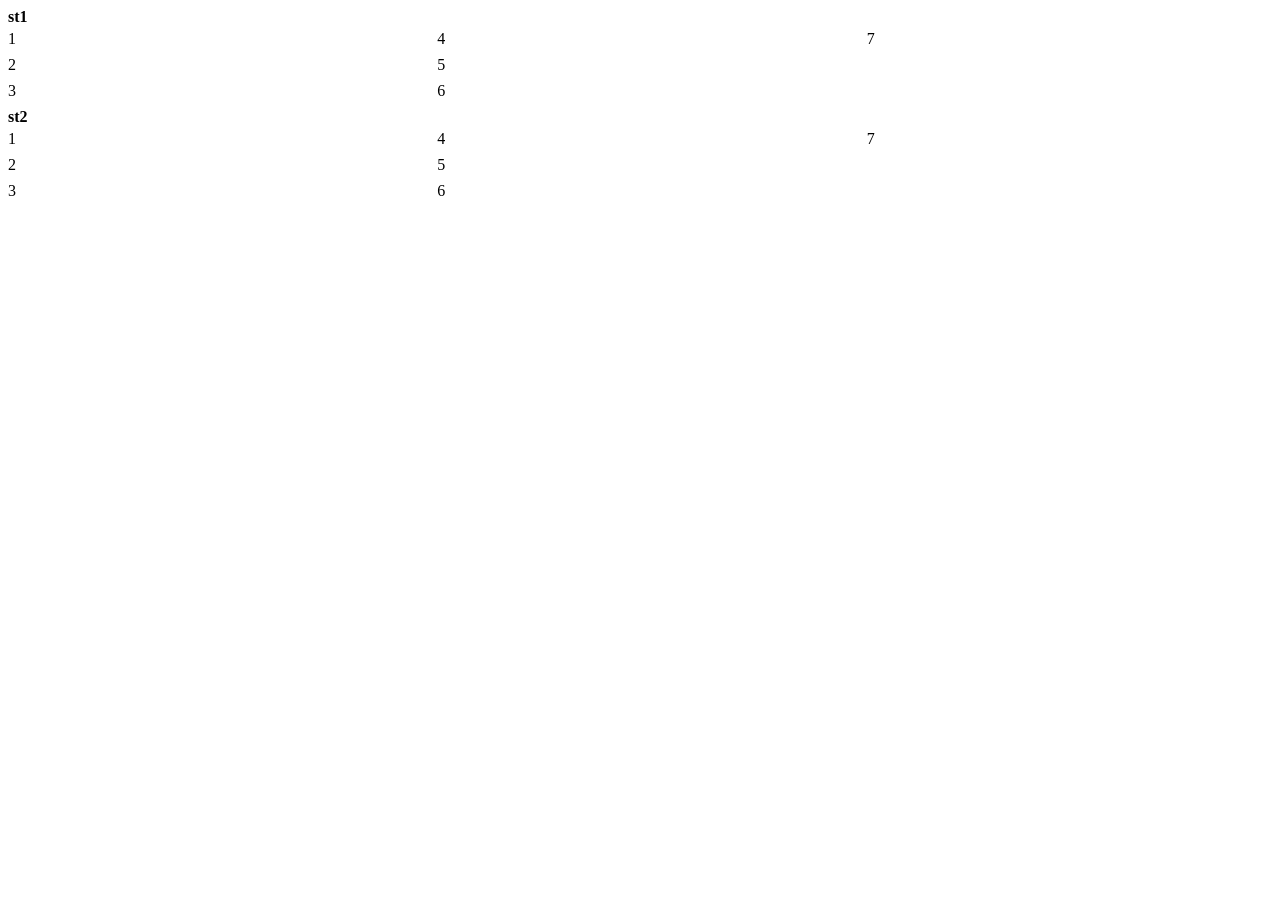
<file: grid_test/index.html>
<!DOCTYPE html>
<html lang="en">
  <head>
    <meta charset="UTF-8" />
    <meta name="viewport" content="width=device-width, initial-scale=1.0" />
    <link rel="stylesheet" href="style.css" />
    <title>Document</title>
  </head>
  <body>
    <div class="wrapper">
      <section>st1</section>
      <div class="group">
        <div>1</div>
        <div>2</div>
        <div>3</div>
        <div>4</div>
        <div>5</div>
        <div>6</div>
        <div>7</div>
      </div>

      <section>st2</section>
      <div class="group">
        <div>1</div>
        <div>2</div>
        <div>3</div>
        <div>4</div>
        <div>5</div>
        <div>6</div>
        <div>7</div>
      </div>
    </div>
  </body>
</html>
</file>
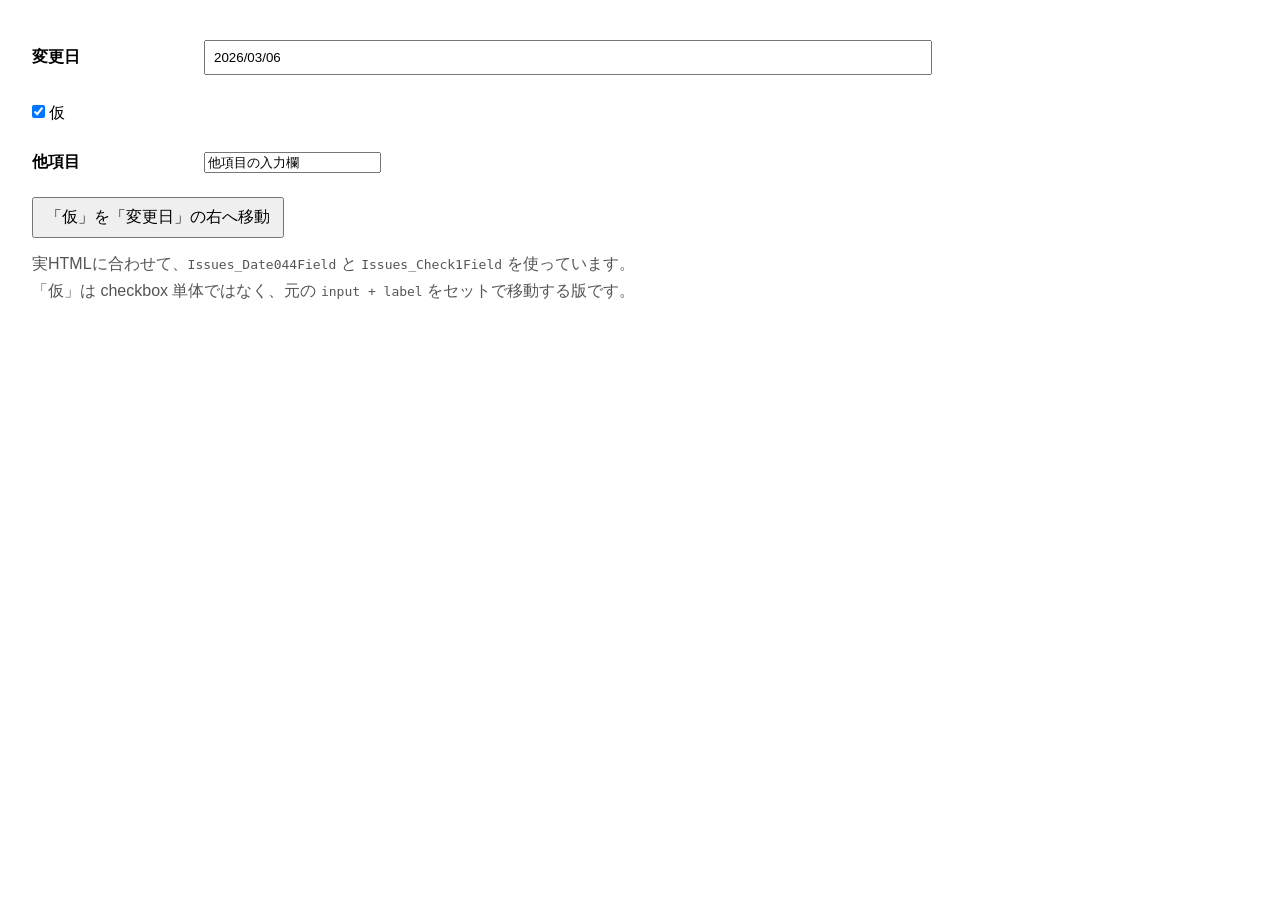
<file: grid_test/test-henkoDay/index.html>
<!doctype html>
<html lang="ja">
  <head>
    <meta charset="UTF-8" />
    <meta name="viewport" content="width=device-width, initial-scale=1.0" />
    <title>Pleasanter風: 「仮」を「変更日」の右へ移動</title>
    <style>
      * {
        box-sizing: border-box;
      }

      body {
        font-family: sans-serif;
        padding: 24px;
      }

      .form {
        display: grid;
        gap: 12px;
        max-width: 900px;
      }

      /*
      Pleasanter の field 構造をざっくり再現する。
      左に field-label、右に field-control を置く。
    */
      .field-normal {
        display: grid;
        grid-template-columns: 160px minmax(0, 1fr);
        gap: 12px;
        align-items: center;
        padding: 8px 0;
      }

      .field-label {
        margin: 0;
        font-weight: bold;
      }

      /*
      変更日側の container-normal を横並びにする。
      ここに date input と「仮」のチェックを並べる。
    */
      #Issues_Date044Field .field-control .container-normal {
        display: flex;
        align-items: center;
        gap: 12px;
        min-width: 0;
      }

      /*
      変更日の入力欄は残り幅を使う。
      右側に「仮」が追加されても自然に縮むようにする。
    */
      #Issues_Date044Field .control-textbox {
        flex: 1 1 auto;
        min-width: 0;
        width: 100%;
        padding: 8px;
      }

      /*
      「仮」の input と label をまとめて保持するラッパー。
      小さく右側に置くための見た目用。
    */
      .inline-kari {
        display: inline-flex;
        align-items: center;
        gap: 6px;
        white-space: nowrap;
        flex: 0 0 auto;
      }

      .control-checkbox {
        margin: 0;
      }

      .is-hidden {
        display: none;
      }

      .actions {
        margin-top: 16px;
      }

      button {
        padding: 8px 12px;
        font: inherit;
      }

      .note {
        margin-top: 12px;
        color: #555;
        line-height: 1.7;
      }
    </style>
  </head>
  <body>
    <div class="form">
      <div
        id="Issues_Date044Field"
        class="field-normal dateField"
        data-mado-fid="12-4"
      >
        <p class="field-label">
          <label for="Issues_Date044">変更日</label>
        </p>
        <div class="field-control">
          <div class="container-normal">
            <input
              id="Issues_Date044"
              name="Issues_Date044"
              class="control-textbox datepicker applied"
              type="text"
              value="2026/03/06"
              autocomplete="off"
            />
            <div
              class="ui-icon ui-icon-clock current-time"
              style="display: none"
            >
              x
            </div>
          </div>
        </div>
      </div>

      <div id="Issues_Check1Field" class="field-normal" data-mado-fid="12-5">
        <div class="field-control">
          <div class="container-normal">
            <input
              id="Issues_Check1"
              name="Issues_Check1"
              class="control-checkbox"
              type="checkbox"
              checked
            />
            <label for="Issues_Check1">仮</label>
          </div>
        </div>
      </div>

      <div id="DummyField" class="field-normal">
        <p class="field-label">
          <label for="DummyInput">他項目</label>
        </p>
        <div class="field-control">
          <div class="container-normal">
            <input
              id="DummyInput"
              class="control-textbox"
              type="text"
              value="他項目の入力欄"
            />
          </div>
        </div>
      </div>
    </div>

    <div class="actions">
      <button type="button" id="moveButton">
        「仮」を「変更日」の右へ移動
      </button>
    </div>

    <div class="note">
      実HTMLに合わせて、<code>Issues_Date044Field</code> と
      <code>Issues_Check1Field</code> を使っています。<br />
      「仮」は checkbox 単体ではなく、元の
      <code>input + label</code> をセットで移動する版です。
    </div>

    <script>
      /*
      「仮」を「変更日」の右へ移動する。

      ここでやっていること:
      1. 変更日側の .container-normal を取得する
      2. 仮側の input と label を取得する
      3. それらを inline-kari にまとめる
      4. 変更日の右へ追加する
      5. 元の仮 field を非表示にする

      ポイント:
      - 新しい checkbox は作らない
      - 新しい「仮」label も作らない
      - 元の input と label をそのまま移動する
      ので、id / for の関係を維持しやすい
    */
      function moveKariToHenkouDate() {
        // 変更日 field 全体
        const henkouDateField = document.getElementById("Issues_Date044Field");

        // 仮 field 全体
        const kariField = document.getElementById("Issues_Check1Field");

        if (!henkouDateField || !kariField) {
          return;
        }

        // 変更日側の実入力コンテナ
        const henkouDateContainer = henkouDateField.querySelector(
          ".field-control .container-normal",
        );

        if (!henkouDateContainer) {
          return;
        }

        // 二重実行防止
        if (henkouDateContainer.querySelector(".inline-kari")) {
          return;
        }

        // 仮の checkbox 本体
        const kariCheckbox = kariField.querySelector("#Issues_Check1");

        // 仮の label 本体
        const kariLabel = kariField.querySelector('label[for="Issues_Check1"]');

        if (!kariCheckbox || !kariLabel) {
          return;
        }

        /*
        右側に置くためのラッパーだけ新しく作る。
        中身の input と label は元要素を移動するだけ。
      */
        const kariInline = document.createElement("span");
        kariInline.className = "inline-kari";

        // 元の checkbox をそのまま移動
        kariInline.appendChild(kariCheckbox);

        // 元の label もそのまま移動
        kariInline.appendChild(kariLabel);

        // 変更日の右側へ追加
        henkouDateContainer.appendChild(kariInline);

        // 元の仮 field は非表示
        kariField.classList.add("is-hidden");
      }

      document
        .getElementById("moveButton")
        .addEventListener("click", moveKariToHenkouDate);
    </script>
  </body>
</html>
</file>
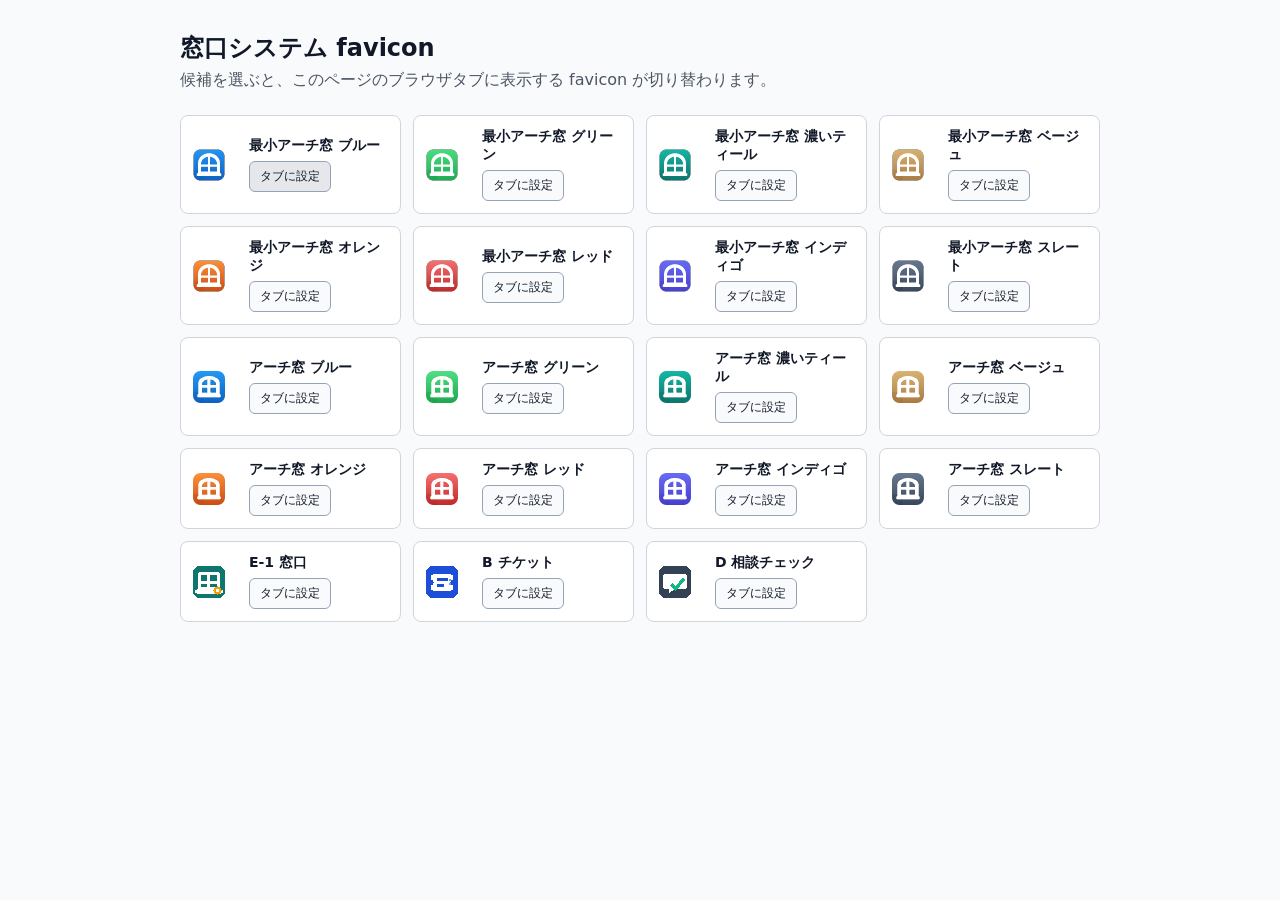
<file: madoguchi-favicon/tab-favicon-sample.html>
<!doctype html>
<html lang="ja">
  <head>
    <meta charset="utf-8">
    <meta name="viewport" content="width=device-width, initial-scale=1">
    <title>窓口システム favicon サンプル</title>
    <link id="favicon" rel="icon" href="./madoguchi-minimal-arch-blue-32.png" sizes="32x32" type="image/png">
    <style>
      :root {
        color-scheme: light;
        font-family: system-ui, -apple-system, BlinkMacSystemFont, "Segoe UI", sans-serif;
        background: #f8fafc;
        color: #111827;
      }

      body {
        margin: 0;
      }

      main {
        max-width: 920px;
        margin: 0 auto;
        padding: 32px 20px;
      }

      h1 {
        margin: 0 0 6px;
        font-size: 24px;
        letter-spacing: 0;
      }

      p {
        margin: 0 0 24px;
        color: #4b5563;
      }

      .grid {
        display: grid;
        grid-template-columns: repeat(auto-fit, minmax(210px, 1fr));
        gap: 12px;
      }

      .option {
        display: grid;
        grid-template-columns: 44px 1fr;
        align-items: center;
        gap: 12px;
        padding: 12px;
        border: 1px solid #d1d5db;
        border-radius: 8px;
        background: #ffffff;
      }

      .option img {
        width: 32px;
        height: 32px;
        image-rendering: auto;
      }

      .option strong {
        display: block;
        margin-bottom: 6px;
        font-size: 14px;
      }

      button {
        border: 1px solid #94a3b8;
        border-radius: 6px;
        background: #f8fafc;
        color: #111827;
        cursor: pointer;
        font: inherit;
        font-size: 12px;
        padding: 6px 10px;
      }

      button:hover,
      button[aria-pressed="true"] {
        background: #e5e7eb;
      }
    </style>
  </head>
  <body>
    <main>
      <h1>窓口システム favicon</h1>
      <p>候補を選ぶと、このページのブラウザタブに表示する favicon が切り替わります。</p>

      <section class="grid" aria-label="favicon candidates">
        <article class="option">
          <img src="./madoguchi-minimal-arch-blue-32.png" alt="">
          <div>
            <strong>最小アーチ窓 ブルー</strong>
            <button type="button" data-favicon="./madoguchi-minimal-arch-blue-32.png" aria-pressed="true">タブに設定</button>
          </div>
        </article>
        <article class="option">
          <img src="./madoguchi-minimal-arch-green-32.png" alt="">
          <div>
            <strong>最小アーチ窓 グリーン</strong>
            <button type="button" data-favicon="./madoguchi-minimal-arch-green-32.png" aria-pressed="false">タブに設定</button>
          </div>
        </article>
        <article class="option">
          <img src="./madoguchi-minimal-arch-teal-32.png" alt="">
          <div>
            <strong>最小アーチ窓 濃いティール</strong>
            <button type="button" data-favicon="./madoguchi-minimal-arch-teal-32.png" aria-pressed="false">タブに設定</button>
          </div>
        </article>
        <article class="option">
          <img src="./madoguchi-minimal-arch-beige-32.png" alt="">
          <div>
            <strong>最小アーチ窓 ベージュ</strong>
            <button type="button" data-favicon="./madoguchi-minimal-arch-beige-32.png" aria-pressed="false">タブに設定</button>
          </div>
        </article>
        <article class="option">
          <img src="./madoguchi-minimal-arch-orange-32.png" alt="">
          <div>
            <strong>最小アーチ窓 オレンジ</strong>
            <button type="button" data-favicon="./madoguchi-minimal-arch-orange-32.png" aria-pressed="false">タブに設定</button>
          </div>
        </article>
        <article class="option">
          <img src="./madoguchi-minimal-arch-red-32.png" alt="">
          <div>
            <strong>最小アーチ窓 レッド</strong>
            <button type="button" data-favicon="./madoguchi-minimal-arch-red-32.png" aria-pressed="false">タブに設定</button>
          </div>
        </article>
        <article class="option">
          <img src="./madoguchi-minimal-arch-indigo-32.png" alt="">
          <div>
            <strong>最小アーチ窓 インディゴ</strong>
            <button type="button" data-favicon="./madoguchi-minimal-arch-indigo-32.png" aria-pressed="false">タブに設定</button>
          </div>
        </article>
        <article class="option">
          <img src="./madoguchi-minimal-arch-slate-32.png" alt="">
          <div>
            <strong>最小アーチ窓 スレート</strong>
            <button type="button" data-favicon="./madoguchi-minimal-arch-slate-32.png" aria-pressed="false">タブに設定</button>
          </div>
        </article>
        <article class="option">
          <img src="./madoguchi-arch-window-blue-32.png" alt="">
          <div>
            <strong>アーチ窓 ブルー</strong>
            <button type="button" data-favicon="./madoguchi-arch-window-blue-32.png" aria-pressed="false">タブに設定</button>
          </div>
        </article>
        <article class="option">
          <img src="./madoguchi-arch-window-green-32.png" alt="">
          <div>
            <strong>アーチ窓 グリーン</strong>
            <button type="button" data-favicon="./madoguchi-arch-window-green-32.png" aria-pressed="false">タブに設定</button>
          </div>
        </article>
        <article class="option">
          <img src="./madoguchi-arch-window-teal-32.png" alt="">
          <div>
            <strong>アーチ窓 濃いティール</strong>
            <button type="button" data-favicon="./madoguchi-arch-window-teal-32.png" aria-pressed="false">タブに設定</button>
          </div>
        </article>
        <article class="option">
          <img src="./madoguchi-arch-window-beige-32.png" alt="">
          <div>
            <strong>アーチ窓 ベージュ</strong>
            <button type="button" data-favicon="./madoguchi-arch-window-beige-32.png" aria-pressed="false">タブに設定</button>
          </div>
        </article>
        <article class="option">
          <img src="./madoguchi-arch-window-orange-32.png" alt="">
          <div>
            <strong>アーチ窓 オレンジ</strong>
            <button type="button" data-favicon="./madoguchi-arch-window-orange-32.png" aria-pressed="false">タブに設定</button>
          </div>
        </article>
        <article class="option">
          <img src="./madoguchi-arch-window-red-32.png" alt="">
          <div>
            <strong>アーチ窓 レッド</strong>
            <button type="button" data-favicon="./madoguchi-arch-window-red-32.png" aria-pressed="false">タブに設定</button>
          </div>
        </article>
        <article class="option">
          <img src="./madoguchi-arch-window-indigo-32.png" alt="">
          <div>
            <strong>アーチ窓 インディゴ</strong>
            <button type="button" data-favicon="./madoguchi-arch-window-indigo-32.png" aria-pressed="false">タブに設定</button>
          </div>
        </article>
        <article class="option">
          <img src="./madoguchi-arch-window-slate-32.png" alt="">
          <div>
            <strong>アーチ窓 スレート</strong>
            <button type="button" data-favicon="./madoguchi-arch-window-slate-32.png" aria-pressed="false">タブに設定</button>
          </div>
        </article>
        <article class="option">
          <img src="./madoguchi-e1-window-32.png" alt="">
          <div>
            <strong>E-1 窓口</strong>
            <button type="button" data-favicon="./madoguchi-e1-window-32.png" aria-pressed="false">タブに設定</button>
          </div>
        </article>
        <article class="option">
          <img src="./madoguchi-b-ticket-32.png" alt="">
          <div>
            <strong>B チケット</strong>
            <button type="button" data-favicon="./madoguchi-b-ticket-32.png" aria-pressed="false">タブに設定</button>
          </div>
        </article>
        <article class="option">
          <img src="./madoguchi-d-chat-check-32.png" alt="">
          <div>
            <strong>D 相談チェック</strong>
            <button type="button" data-favicon="./madoguchi-d-chat-check-32.png" aria-pressed="false">タブに設定</button>
          </div>
        </article>
      </section>
    </main>
    <script>
      const favicon = document.querySelector("#favicon");
      const buttons = Array.from(document.querySelectorAll("[data-favicon]"));

      buttons.forEach((button) => {
        button.addEventListener("click", () => {
          favicon.href = button.dataset.favicon;
          buttons.forEach((item) => {
            item.setAttribute("aria-pressed", String(item === button));
          });
        });
      });
    </script>
  </body>
</html>
</file>
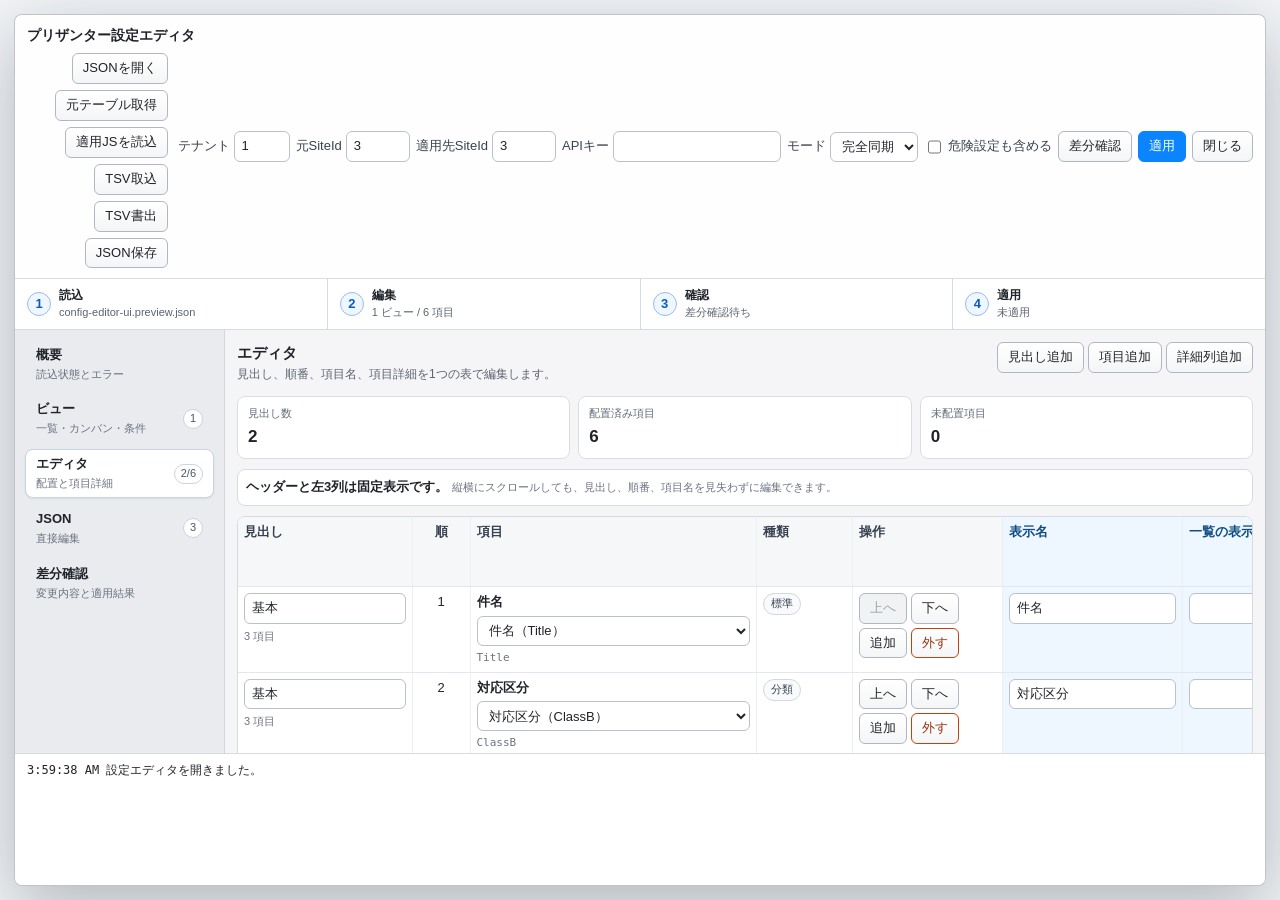
<file: site-package-settings-applier/config-editor-ui.preview.html>
<!doctype html>
<html lang="ja">
<head>
  <meta charset="utf-8">
  <title>Pleasanter Config Editor Preview</title>
  <style>
    body {
      margin: 0;
      background: #f2f4f7;
    }
  </style>
</head>
<body>
  <input id="TenantId" type="hidden" value="1">
  <input id="SiteId" type="hidden" value="3">
  <script src="./config-editor-ui.js"></script>
  <script>
    const params = new URLSearchParams(location.search);
    const samplePackage = {
      PackageName: "UI preview",
      Sites: [
        {
          SiteId: 3,
          Title: "動作確認テーブル",
          ReferenceType: "Results",
          SiteSettings: {
            EditorColumnHash: {
              "基本": ["Title", "ClassB", "DescriptionC"],
              "詳細": ["NumA", "DateA", "AttachmentsA"]
            },
            Columns: [
              {
                ColumnName: "Title",
                LabelText: "件名",
                InputGuide: "案件名や作業名を160文字以内で入力してください。",
                MaxLength: 160,
                NoDuplication: true,
                MessageWhenDuplicated: "同じ件名のレコードが既にあります。",
                FieldCss: "field-title"
              },
              {
                ColumnName: "ClassB",
                LabelText: "対応区分",
                InputGuide: "現在の作業区分を選択します。",
                ChoicesText: "10,調査\n20,実装\n30,レビュー\n40,保留",
                DefaultInput: "10",
                ChoicesControlType: "Radio",
                ValidateRequired: true,
                FieldCss: "field-radio"
              },
              {
                ColumnName: "DescriptionC",
                LabelText: "リッチテキスト備考",
                InputGuide: "装飾付きの補足説明に使います。",
                DefaultInput: "初期メモを入力してください。",
                ControlType: "RTEditor",
                MaxLength: 3000,
                FieldCss: "field-rte"
              },
              {
                ColumnName: "NumA",
                LabelText: "金額",
                Unit: "円",
                DecimalPlaces: 0,
                RoundingType: "Round",
                Step: 1000,
                FieldCss: "field-wide"
              },
              {
                ColumnName: "DateA",
                LabelText: "期限",
                DateTimeStep: 15,
                Nullable: true
              },
              {
                ColumnName: "AttachmentsA",
                LabelText: "添付資料",
                ThumbnailLimitSize: 2,
                LimitQuantity: 5,
                LimitSize: 10,
                TotalLimitSize: 50,
                AllowDeleteAttachments: true
              }
            ],
            Views: [
              {
                Name: "進行中一覧",
                DefaultMode: "Index",
                GridColumns: ["ResultId", "Title", "ClassB", "DescriptionC", "UpdatedTime"],
                ColumnFilterHash: { ClassB: "[\"20\",\"30\"]" },
                ColumnSorterHash: { UpdatedTime: "desc" },
                UseFilterButton: true
              }
            ]
          }
        }
      ]
    };

    PleasanterConfigEditor.state.activeSection = params.get("section") || "Editor";
    PleasanterConfigEditor.loadPackage(samplePackage, "config-editor-ui.preview.json");

    setTimeout(() => {
      const root = document.getElementById("pleasanter-config-editor-root")?.shadowRoot;
      const wrap = root?.querySelector(PleasanterConfigEditor.state.activeSection === "Views" ? ".pcu-view-table-wrap" : ".pcu-editor-matrix-wrap");
      if (wrap) {
        wrap.scrollTop = Number(params.get("top") || 0);
        wrap.scrollLeft = Number(params.get("left") || 0);
      }
    }, 250);
  </script>
</body>
</html>
</file>
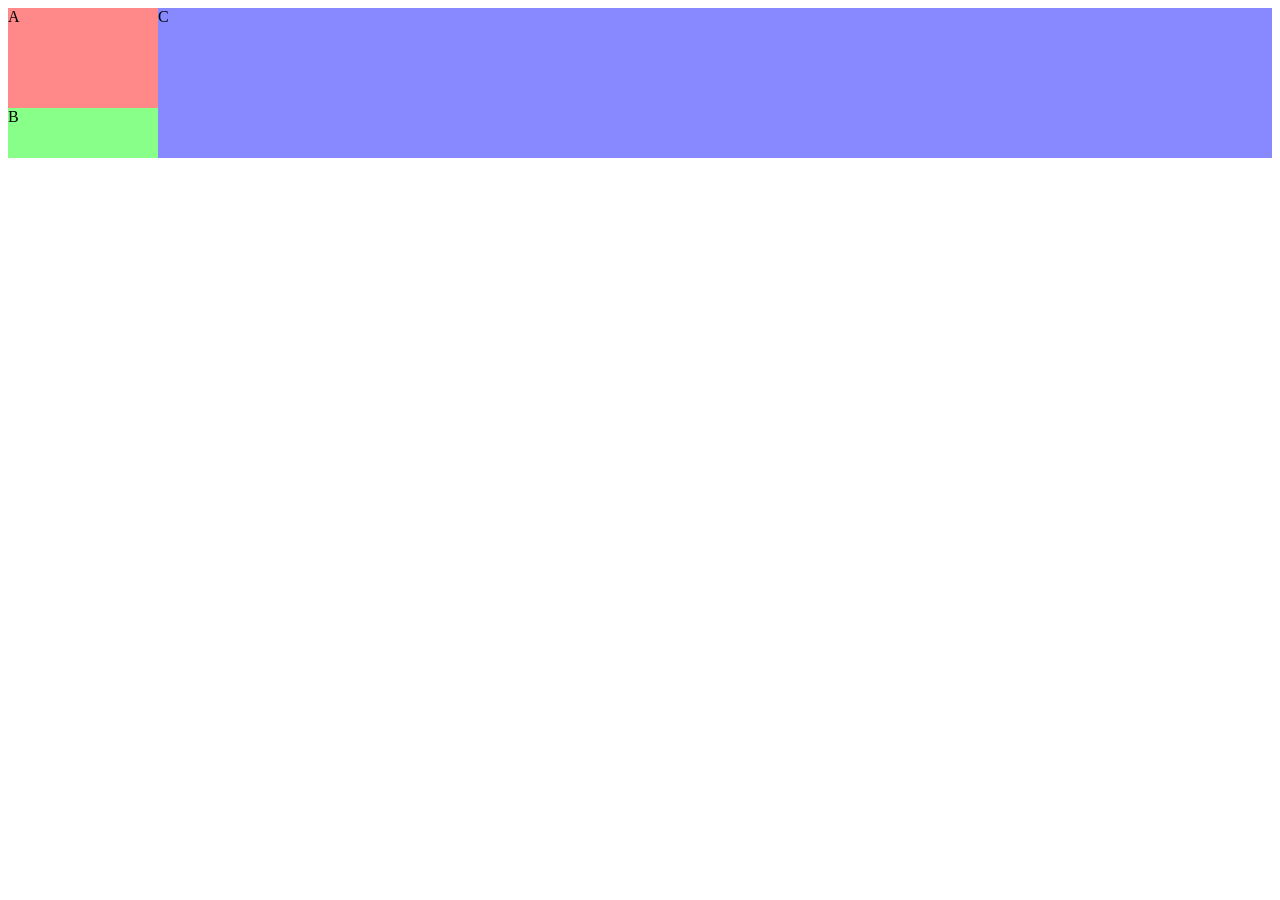
<file: grid_test/test01/test_01.html>
<!doctype html>
<html lang="en">
  <head>
    <meta charset="UTF-8" />
    <meta name="viewport" content="width=device-width, initial-scale=1.0" />
    <link rel="stylesheet" href="test_01.css" />
    <title>Document</title>
  </head>
  <body>
    <div id="container">
      <!-- コンテナ -->
      <div id="itemA">A</div>
      <!-- アイテム -->
      <div id="itemB">B</div>
      <!-- アイテム -->
      <div id="itemC">C</div>
      <!-- アイテム -->
    </div>
  </body>
</html>
</file>
<file: grid_test/style.css>
.wrapper > section{
  font-weight: 700;
  margin: 8px 0 4px;
}

/* ここが “|1| . |4| . |7|” を作る本体 */
.group{
  display: grid;

  /* 3列 */
  grid-template-columns: 1fr 1fr 1fr;

  /* 3行 */
  grid-template-rows: auto auto auto;

  /* 見た目の “.” は column-gap で表現（必要なら後述で点線も可能） */
  column-gap: 24px;
  row-gap: 8px;

  /* こう並べたい、を宣言で固定できるのが強い */
  grid-template-areas:
    "a d g"
    "b e ."
    "c f .";
}

.group > div:nth-child(1){ grid-area: a; }
.group > div:nth-child(2){ grid-area: b; }
.group > div:nth-child(3){ grid-area: c; }
.group > div:nth-child(4){ grid-area: d; }
.group > div:nth-child(5){ grid-area: e; }
.group > div:nth-child(6){ grid-area: f; }
.group > div:nth-child(7){ grid-area: g; }
</file>
<file: grid_test/test01/test_01.css>
/* #container {
	display: grid; 
    grid-template-rows: 100px 50px;
    grid-template-columns: 150px 1fr;

}
#itemA {
	grid-row: 1 / 3;
	grid-column: 1 / 2;
	background: #f88;
}
#itemB {
	grid-row: 1 / 2;
	grid-column: 2 / 3;
	background: #8f8;
}
#itemC {
	grid-row: 2 / 3;
	grid-column: 2 / 3;
	background: #88f;
} */


/* コンテナ */
#container {
	display: grid;
	grid-template-rows: 100px 50px;
	grid-template-columns: 150px 1fr;
	grid-template-areas:
		"areaA areaC"
		"areaB areaC";
}

/* アイテム */
#itemA {
	grid-area: areaA;
	background: #f88;
}
#itemB {
	grid-area: areaB;
    background: #8f8;
}
#itemC {
	grid-area: areaC;
	background: #88f;
}
</file>
